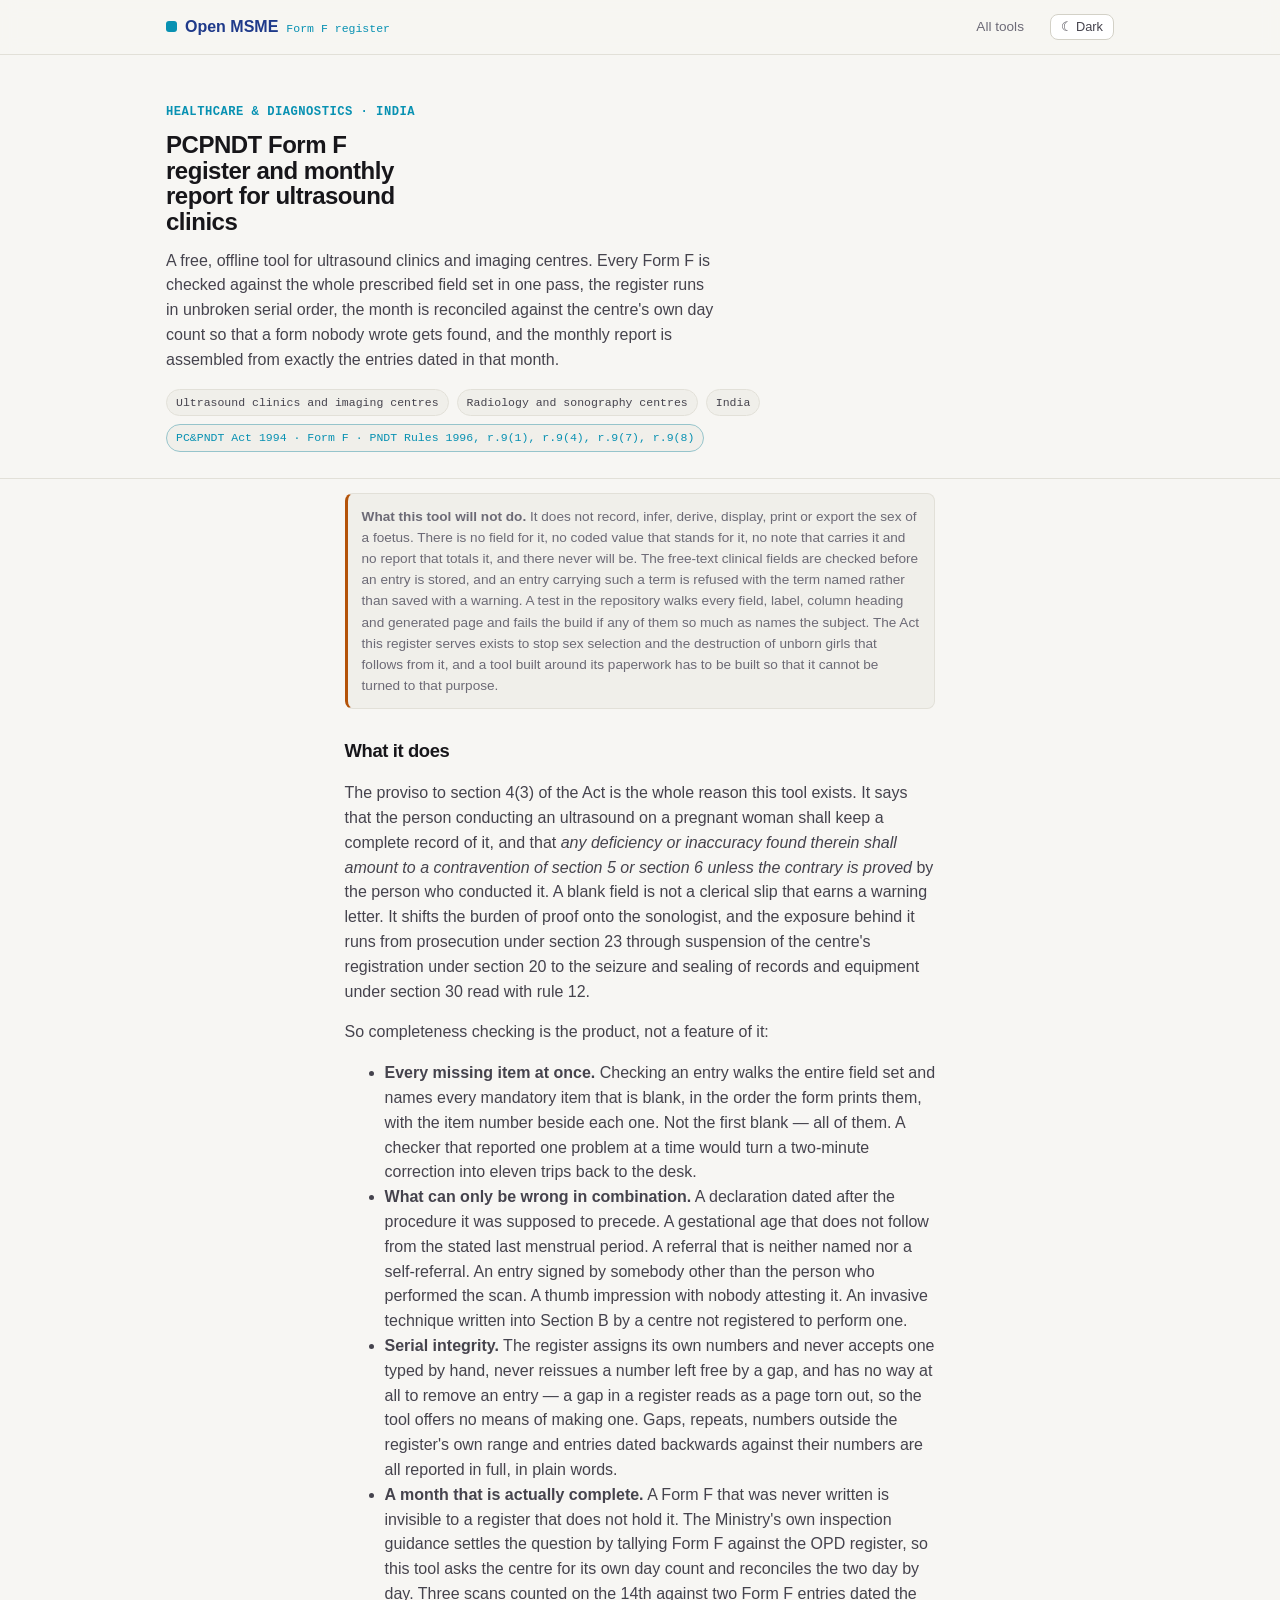
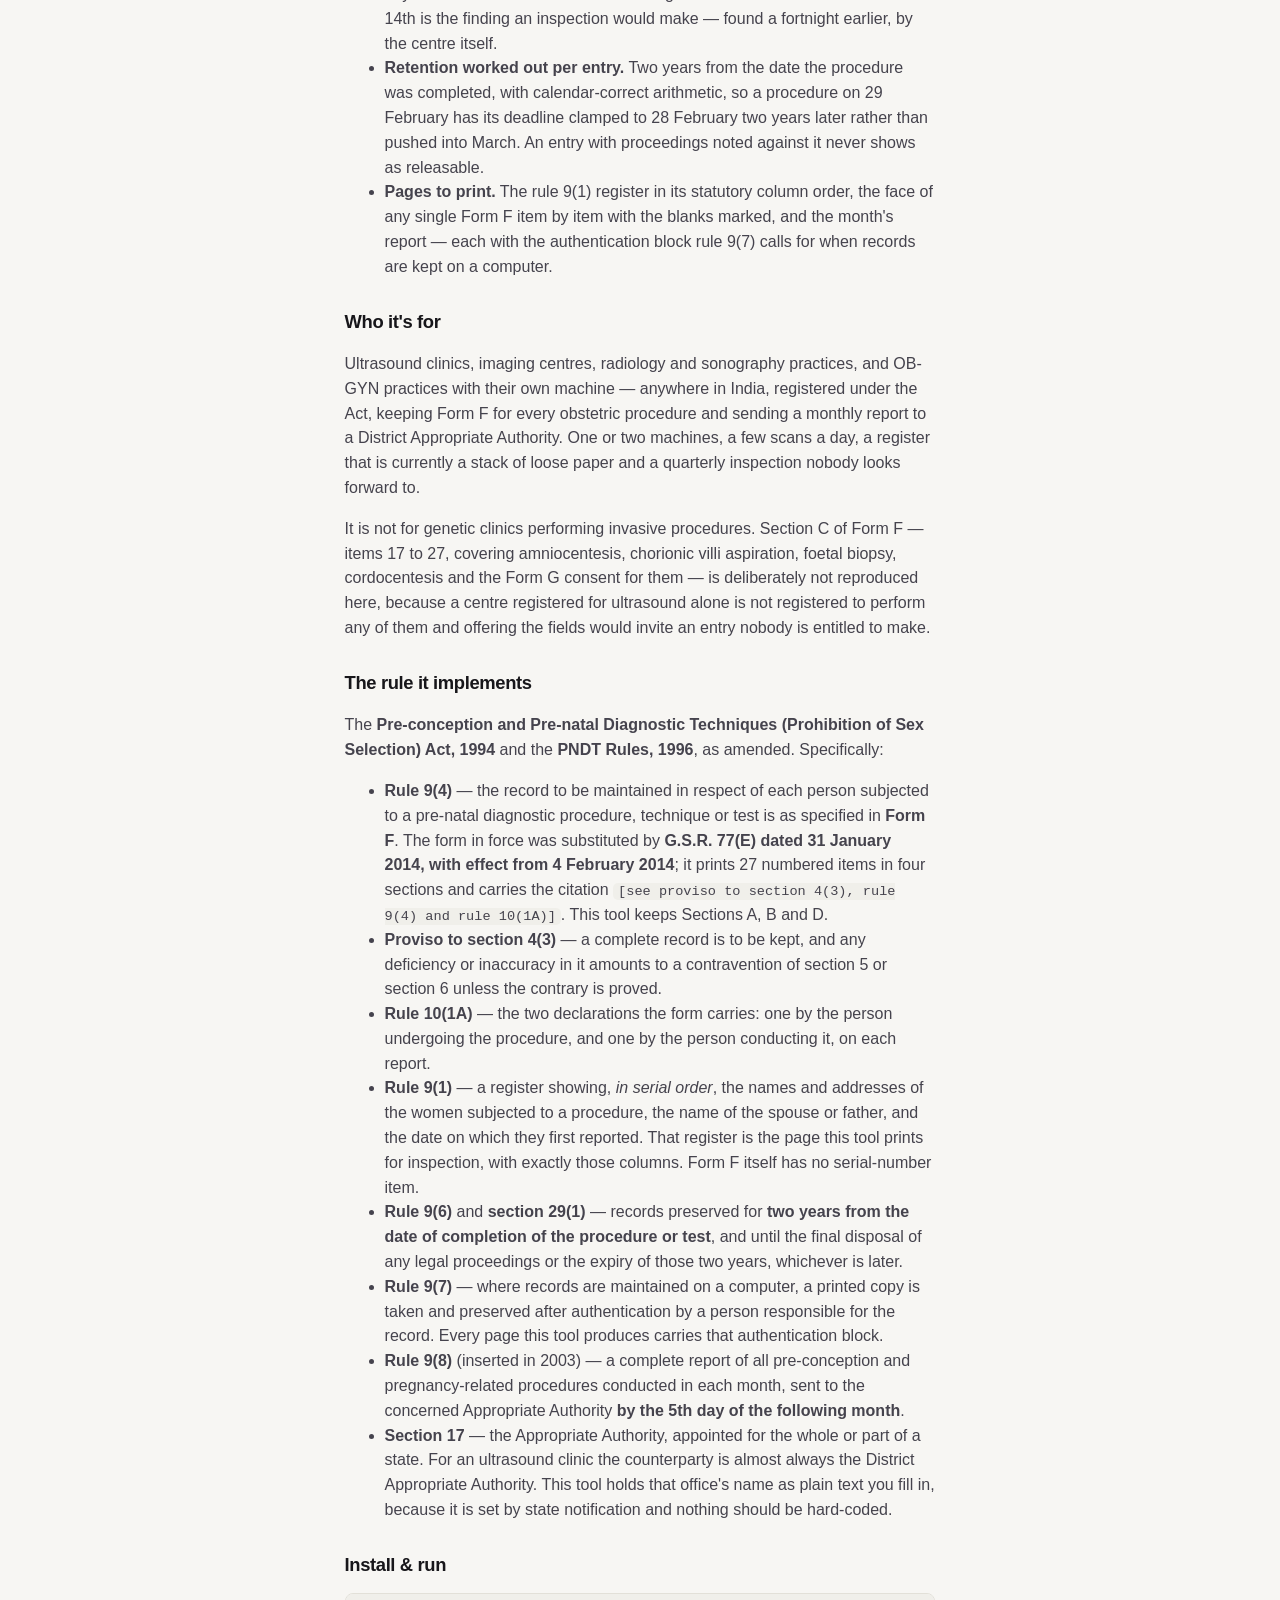
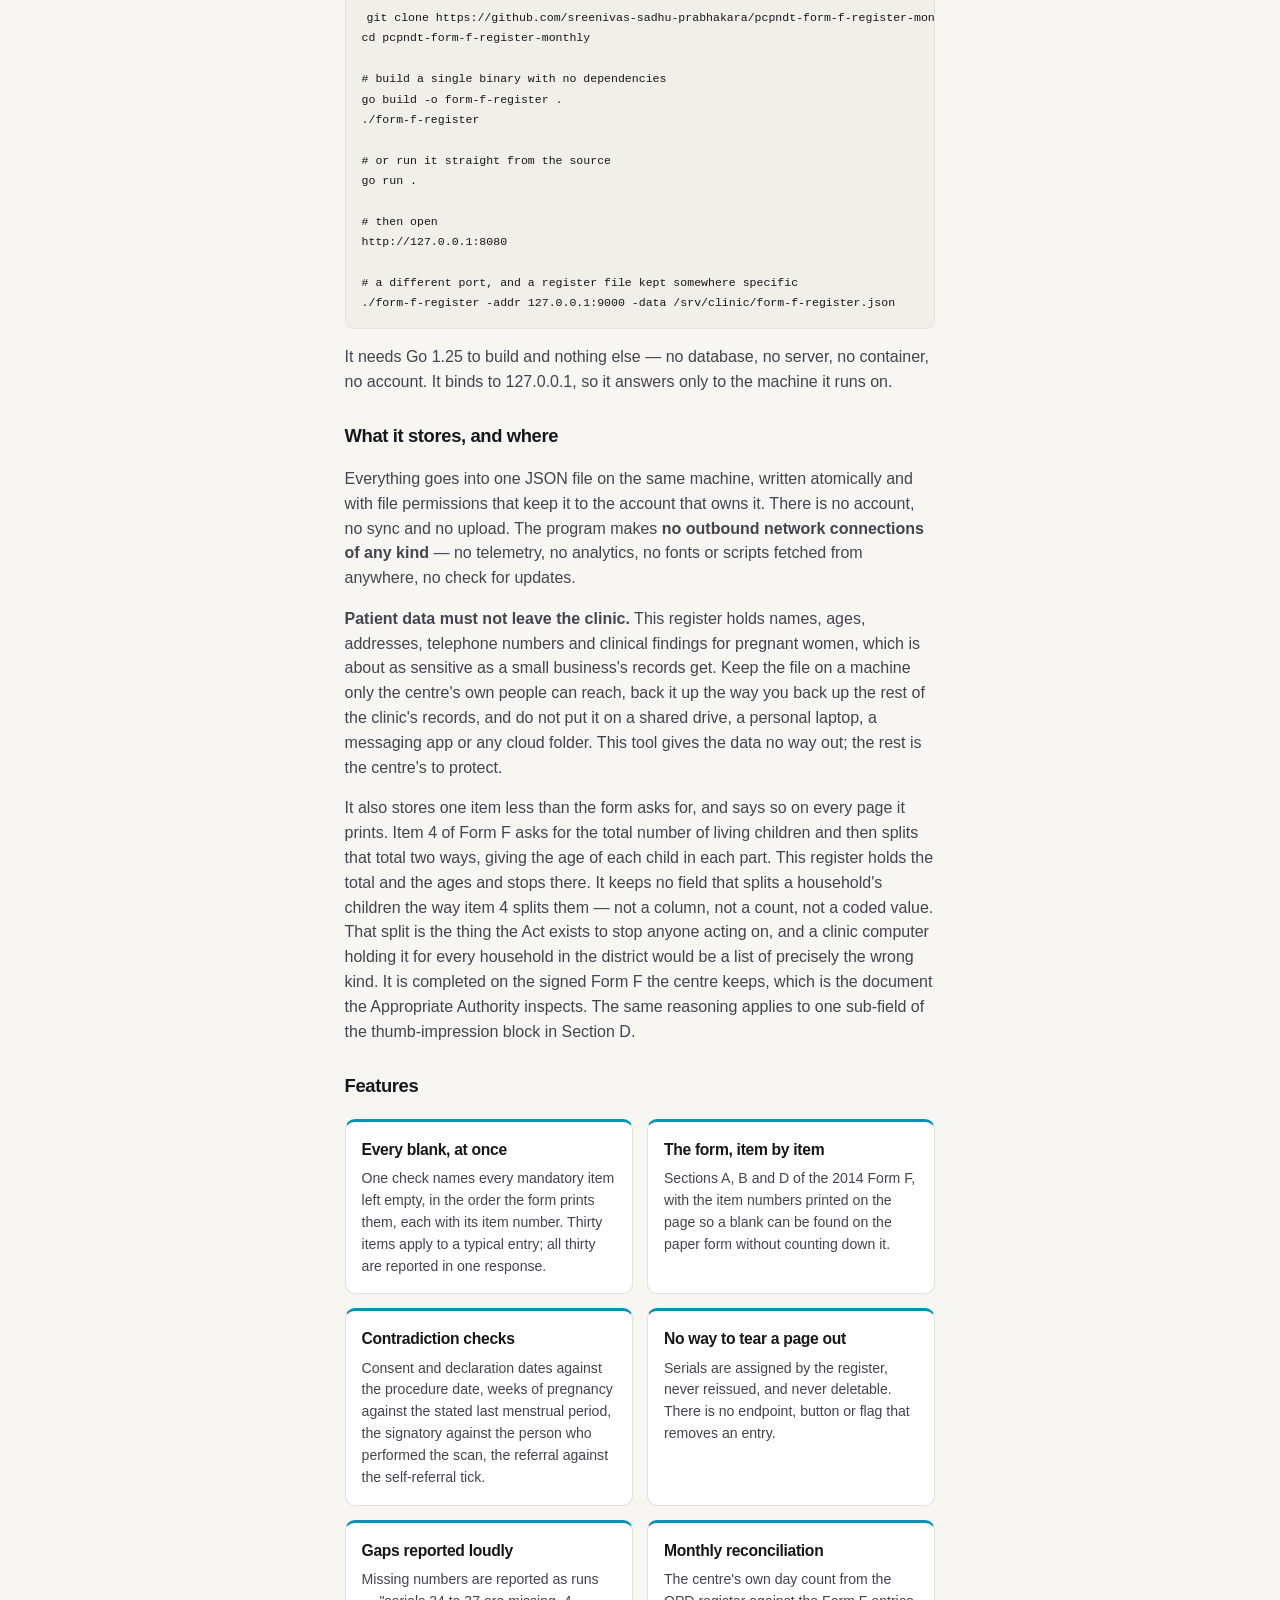
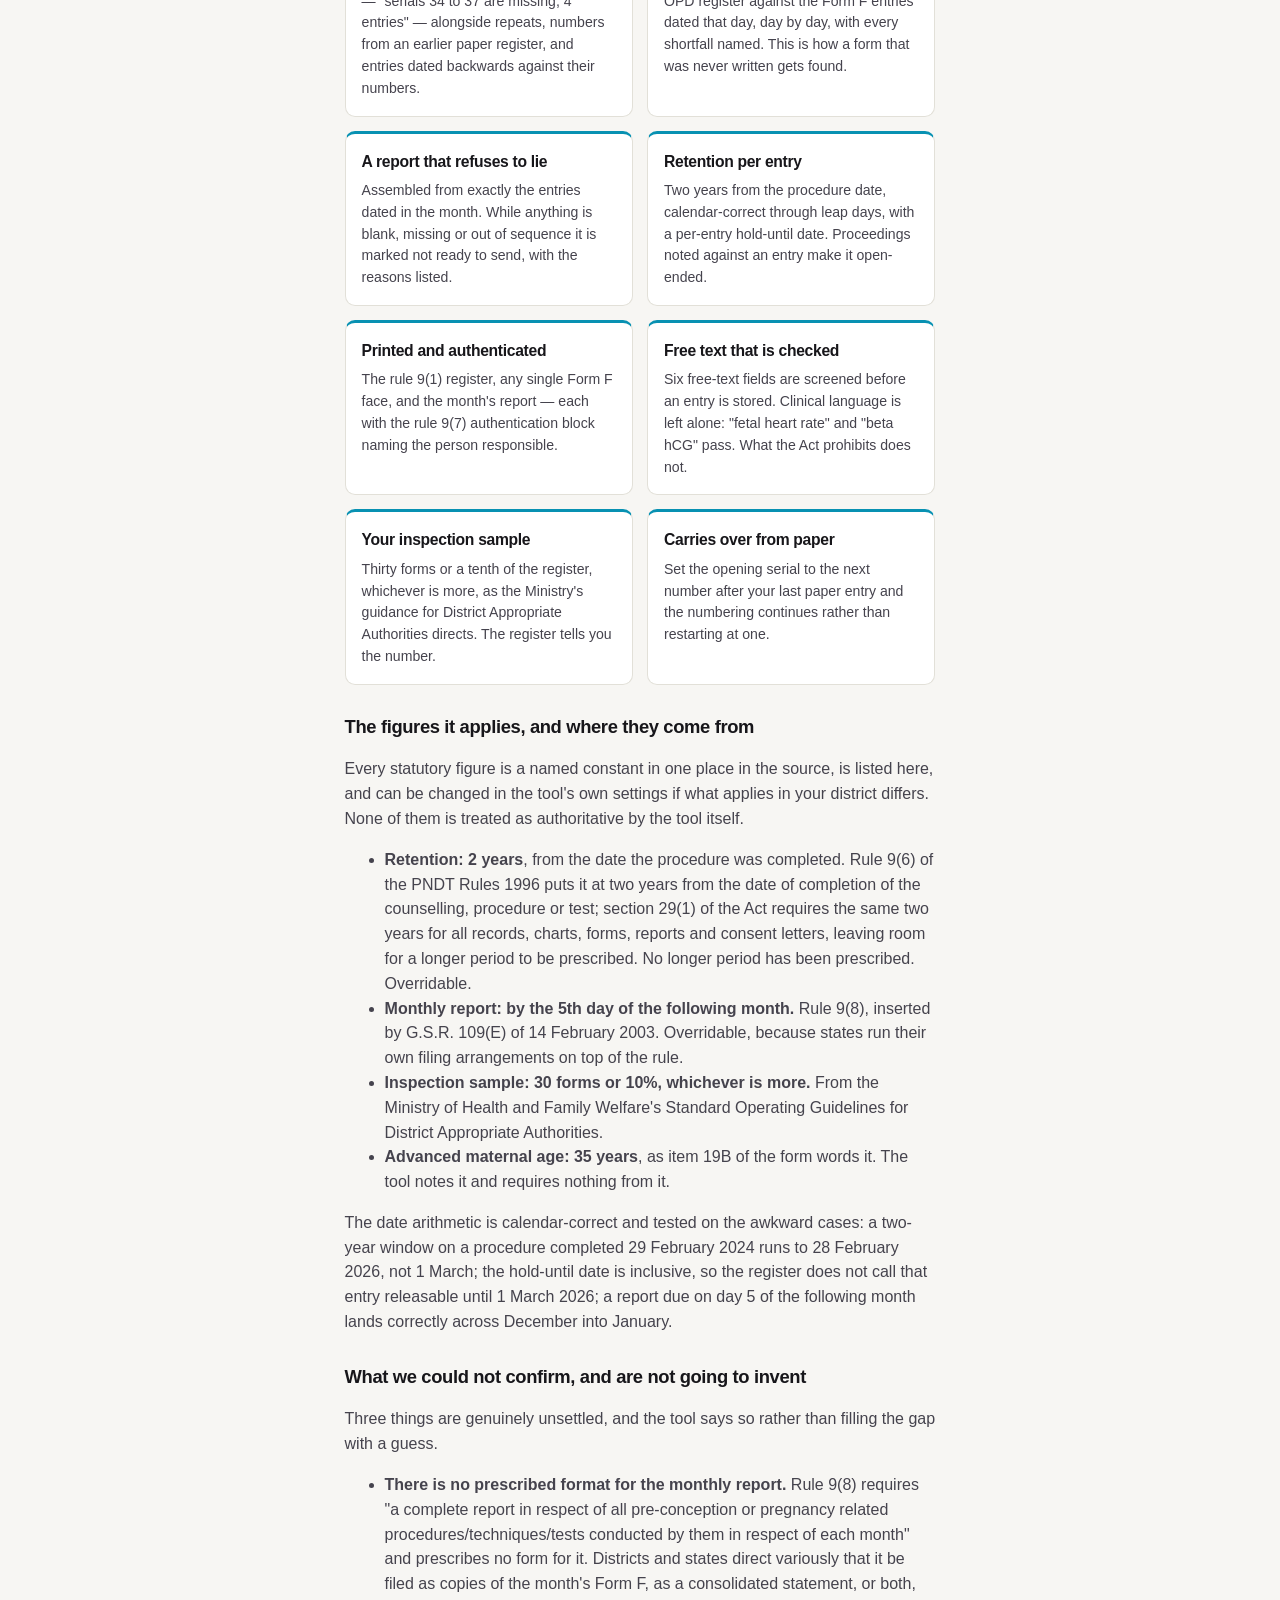
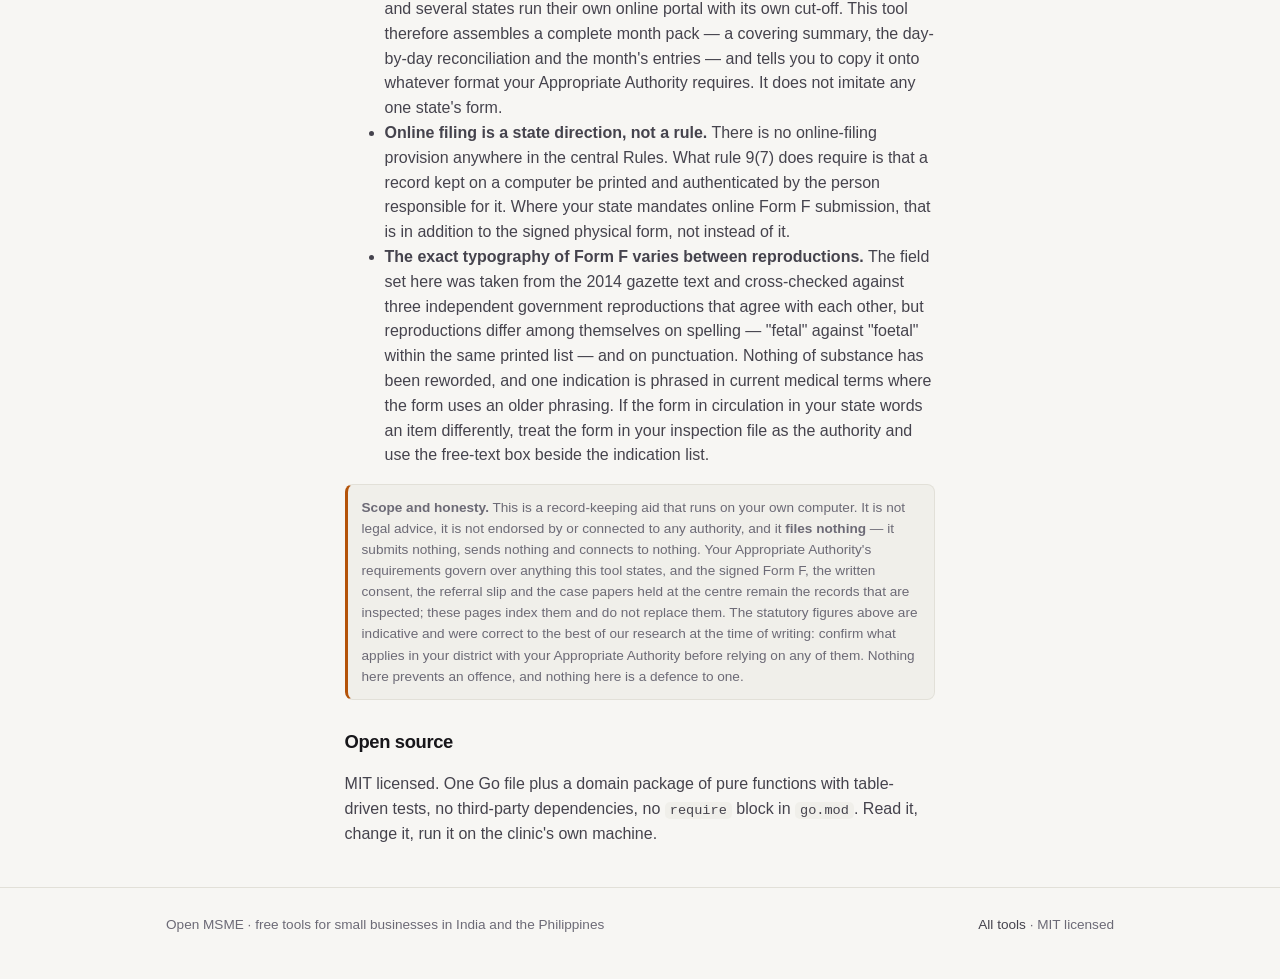
<file: docs/index.html>
<!doctype html>
<html lang="en">
<head>
  <meta charset="utf-8">
  <meta name="viewport" content="width=device-width, initial-scale=1">
  <meta http-equiv="Content-Security-Policy" content="default-src 'self'; base-uri 'self'; img-src 'self' data:; style-src 'self'; script-src 'self'; font-src 'self'; form-action 'self'">
  <title>PCPNDT Form F register and monthly report for ultrasound clinics · Open MSME</title>
  <meta name="description" content="A free, offline single-binary tool for ultrasound clinics and imaging centres: every Form F checked against the whole prescribed field set at once, a rule 9(1) register in unbroken serial order, the month reconciled against the centre's own day count, and the rule 9(8) monthly report assembled from exactly the month's entries. It records nothing about the sex of a foetus.">
  <meta name="color-scheme" content="light dark">
  <meta property="og:title" content="PCPNDT Form F register and monthly report for ultrasound clinics · Open MSME">
  <meta property="og:description" content="Form F completeness checking that names every missing item at once, unbroken serial numbering, a monthly reconciliation against the OPD count, and a printable register for inspection. Runs on the clinic's own machine; nothing leaves it.">
  <meta property="og:type" content="website">
  <link rel="icon" href="assets/favicon.svg" type="image/svg+xml">
  <link rel="stylesheet" href="assets/style.css">
  <link rel="stylesheet" href="assets/accent.css">
  <script src="assets/theme-init.js"></script>
</head>
<body>
  <header class="topbar">
    <div class="wrap">
      <a class="brand" href="https://sreenivas-sadhu-prabhakara.github.io/openmsme/">
        <span class="dot"></span><b>Open MSME</b><span class="tag">Form F register</span>
      </a>
      <span class="sp"></span>
      <a class="home" href="https://sreenivas-sadhu-prabhakara.github.io/openmsme/">All tools</a>
      <button class="themer" data-themer type="button">Theme</button>
    </div>
  </header>

  <main>
    <section class="hero">
      <div class="wrap">
        <div class="eyebrow">Healthcare &amp; diagnostics · India</div>
        <h1>PCPNDT Form F register and monthly report for ultrasound clinics</h1>
        <p class="lede">A free, offline tool for ultrasound clinics and imaging centres. Every Form F is checked against the whole prescribed field set in one pass, the register runs in unbroken serial order, the month is reconciled against the centre's own day count so that a form nobody wrote gets found, and the monthly report is assembled from exactly the entries dated in that month.</p>
        <div class="who">
          <span class="pill">Ultrasound clinics and imaging centres</span>
          <span class="pill">Radiology and sonography centres</span>
          <span class="pill">India</span>
          <span class="pill reg">PC&amp;PNDT Act 1994 · Form F · PNDT Rules 1996, r.9(1), r.9(4), r.9(7), r.9(8)</span>
        </div>
      </div>
    </section>

    <div class="wrap prose">

      <div class="note">
        <b>What this tool will not do.</b> It does not record, infer, derive, display, print or export the sex of a foetus. There is no field for it, no coded value that stands for it, no note that carries it and no report that totals it, and there never will be. The free-text clinical fields are checked before an entry is stored, and an entry carrying such a term is refused with the term named rather than saved with a warning. A test in the repository walks every field, label, column heading and generated page and fails the build if any of them so much as names the subject. The Act this register serves exists to stop sex selection and the destruction of unborn girls that follows from it, and a tool built around its paperwork has to be built so that it cannot be turned to that purpose.
      </div>

      <h2>What it does</h2>
      <p>The proviso to section 4(3) of the Act is the whole reason this tool exists. It says that the person conducting an ultrasound on a pregnant woman shall keep a complete record of it, and that <em>any deficiency or inaccuracy found therein shall amount to a contravention of section 5 or section 6 unless the contrary is proved</em> by the person who conducted it. A blank field is not a clerical slip that earns a warning letter. It shifts the burden of proof onto the sonologist, and the exposure behind it runs from prosecution under section 23 through suspension of the centre's registration under section 20 to the seizure and sealing of records and equipment under section 30 read with rule 12.</p>
      <p>So completeness checking is the product, not a feature of it:</p>
      <ul>
        <li><b>Every missing item at once.</b> Checking an entry walks the entire field set and names every mandatory item that is blank, in the order the form prints them, with the item number beside each one. Not the first blank — all of them. A checker that reported one problem at a time would turn a two-minute correction into eleven trips back to the desk.</li>
        <li><b>What can only be wrong in combination.</b> A declaration dated after the procedure it was supposed to precede. A gestational age that does not follow from the stated last menstrual period. A referral that is neither named nor a self-referral. An entry signed by somebody other than the person who performed the scan. A thumb impression with nobody attesting it. An invasive technique written into Section B by a centre not registered to perform one.</li>
        <li><b>Serial integrity.</b> The register assigns its own numbers and never accepts one typed by hand, never reissues a number left free by a gap, and has no way at all to remove an entry — a gap in a register reads as a page torn out, so the tool offers no means of making one. Gaps, repeats, numbers outside the register's own range and entries dated backwards against their numbers are all reported in full, in plain words.</li>
        <li><b>A month that is actually complete.</b> A Form F that was never written is invisible to a register that does not hold it. The Ministry's own inspection guidance settles the question by tallying Form F against the OPD register, so this tool asks the centre for its own day count and reconciles the two day by day. Three scans counted on the 14th against two Form F entries dated the 14th is the finding an inspection would make — found a fortnight earlier, by the centre itself.</li>
        <li><b>Retention worked out per entry.</b> Two years from the date the procedure was completed, with calendar-correct arithmetic, so a procedure on 29 February has its deadline clamped to 28 February two years later rather than pushed into March. An entry with proceedings noted against it never shows as releasable.</li>
        <li><b>Pages to print.</b> The rule 9(1) register in its statutory column order, the face of any single Form F item by item with the blanks marked, and the month's report — each with the authentication block rule 9(7) calls for when records are kept on a computer.</li>
      </ul>

      <h2>Who it's for</h2>
      <p>Ultrasound clinics, imaging centres, radiology and sonography practices, and OB-GYN practices with their own machine — anywhere in India, registered under the Act, keeping Form F for every obstetric procedure and sending a monthly report to a District Appropriate Authority. One or two machines, a few scans a day, a register that is currently a stack of loose paper and a quarterly inspection nobody looks forward to.</p>
      <p>It is not for genetic clinics performing invasive procedures. Section C of Form F — items 17 to 27, covering amniocentesis, chorionic villi aspiration, foetal biopsy, cordocentesis and the Form G consent for them — is deliberately not reproduced here, because a centre registered for ultrasound alone is not registered to perform any of them and offering the fields would invite an entry nobody is entitled to make.</p>

      <h2>The rule it implements</h2>
      <p>The <b>Pre-conception and Pre-natal Diagnostic Techniques (Prohibition of Sex Selection) Act, 1994</b> and the <b>PNDT Rules, 1996</b>, as amended. Specifically:</p>
      <ul>
        <li><b>Rule 9(4)</b> — the record to be maintained in respect of each person subjected to a pre-natal diagnostic procedure, technique or test is as specified in <b>Form F</b>. The form in force was substituted by <b>G.S.R. 77(E) dated 31 January 2014, with effect from 4 February 2014</b>; it prints 27 numbered items in four sections and carries the citation <code>[see proviso to section 4(3), rule 9(4) and rule 10(1A)]</code>. This tool keeps Sections A, B and D.</li>
        <li><b>Proviso to section 4(3)</b> — a complete record is to be kept, and any deficiency or inaccuracy in it amounts to a contravention of section 5 or section 6 unless the contrary is proved.</li>
        <li><b>Rule 10(1A)</b> — the two declarations the form carries: one by the person undergoing the procedure, and one by the person conducting it, on each report.</li>
        <li><b>Rule 9(1)</b> — a register showing, <em>in serial order</em>, the names and addresses of the women subjected to a procedure, the name of the spouse or father, and the date on which they first reported. That register is the page this tool prints for inspection, with exactly those columns. Form F itself has no serial-number item.</li>
        <li><b>Rule 9(6)</b> and <b>section 29(1)</b> — records preserved for <b>two years from the date of completion of the procedure or test</b>, and until the final disposal of any legal proceedings or the expiry of those two years, whichever is later.</li>
        <li><b>Rule 9(7)</b> — where records are maintained on a computer, a printed copy is taken and preserved after authentication by a person responsible for the record. Every page this tool produces carries that authentication block.</li>
        <li><b>Rule 9(8)</b> (inserted in 2003) — a complete report of all pre-conception and pregnancy-related procedures conducted in each month, sent to the concerned Appropriate Authority <b>by the 5th day of the following month</b>.</li>
        <li><b>Section 17</b> — the Appropriate Authority, appointed for the whole or part of a state. For an ultrasound clinic the counterparty is almost always the District Appropriate Authority. This tool holds that office's name as plain text you fill in, because it is set by state notification and nothing should be hard-coded.</li>
      </ul>

      <h2>Install &amp; run</h2>
      <pre><code>git clone https://github.com/sreenivas-sadhu-prabhakara/pcpndt-form-f-register-monthly.git
cd pcpndt-form-f-register-monthly

# build a single binary with no dependencies
go build -o form-f-register .
./form-f-register

# or run it straight from the source
go run .

# then open
http://127.0.0.1:8080

# a different port, and a register file kept somewhere specific
./form-f-register -addr 127.0.0.1:9000 -data /srv/clinic/form-f-register.json</code></pre>
      <p>It needs Go 1.25 to build and nothing else — no database, no server, no container, no account. It binds to 127.0.0.1, so it answers only to the machine it runs on.</p>

      <h2>What it stores, and where</h2>
      <p>Everything goes into one JSON file on the same machine, written atomically and with file permissions that keep it to the account that owns it. There is no account, no sync and no upload. The program makes <b>no outbound network connections of any kind</b> — no telemetry, no analytics, no fonts or scripts fetched from anywhere, no check for updates.</p>
      <p><b>Patient data must not leave the clinic.</b> This register holds names, ages, addresses, telephone numbers and clinical findings for pregnant women, which is about as sensitive as a small business's records get. Keep the file on a machine only the centre's own people can reach, back it up the way you back up the rest of the clinic's records, and do not put it on a shared drive, a personal laptop, a messaging app or any cloud folder. This tool gives the data no way out; the rest is the centre's to protect.</p>
      <p>It also stores one item less than the form asks for, and says so on every page it prints. Item 4 of Form F asks for the total number of living children and then splits that total two ways, giving the age of each child in each part. This register holds the total and the ages and stops there. It keeps no field that splits a household's children the way item 4 splits them — not a column, not a count, not a coded value. That split is the thing the Act exists to stop anyone acting on, and a clinic computer holding it for every household in the district would be a list of precisely the wrong kind. It is completed on the signed Form F the centre keeps, which is the document the Appropriate Authority inspects. The same reasoning applies to one sub-field of the thumb-impression block in Section D.</p>

      <h2>Features</h2>
      <div class="featgrid">
        <div class="feat"><h3>Every blank, at once</h3><p>One check names every mandatory item left empty, in the order the form prints them, each with its item number. Thirty items apply to a typical entry; all thirty are reported in one response.</p></div>
        <div class="feat"><h3>The form, item by item</h3><p>Sections A, B and D of the 2014 Form F, with the item numbers printed on the page so a blank can be found on the paper form without counting down it.</p></div>
        <div class="feat"><h3>Contradiction checks</h3><p>Consent and declaration dates against the procedure date, weeks of pregnancy against the stated last menstrual period, the signatory against the person who performed the scan, the referral against the self-referral tick.</p></div>
        <div class="feat"><h3>No way to tear a page out</h3><p>Serials are assigned by the register, never reissued, and never deletable. There is no endpoint, button or flag that removes an entry.</p></div>
        <div class="feat"><h3>Gaps reported loudly</h3><p>Missing numbers are reported as runs — "serials 34 to 37 are missing, 4 entries" — alongside repeats, numbers from an earlier paper register, and entries dated backwards against their numbers.</p></div>
        <div class="feat"><h3>Monthly reconciliation</h3><p>The centre's own day count from the OPD register against the Form F entries dated that day, day by day, with every shortfall named. This is how a form that was never written gets found.</p></div>
        <div class="feat"><h3>A report that refuses to lie</h3><p>Assembled from exactly the entries dated in the month. While anything is blank, missing or out of sequence it is marked not ready to send, with the reasons listed.</p></div>
        <div class="feat"><h3>Retention per entry</h3><p>Two years from the procedure date, calendar-correct through leap days, with a per-entry hold-until date. Proceedings noted against an entry make it open-ended.</p></div>
        <div class="feat"><h3>Printed and authenticated</h3><p>The rule 9(1) register, any single Form F face, and the month's report — each with the rule 9(7) authentication block naming the person responsible.</p></div>
        <div class="feat"><h3>Free text that is checked</h3><p>Six free-text fields are screened before an entry is stored. Clinical language is left alone: "fetal heart rate" and "beta hCG" pass. What the Act prohibits does not.</p></div>
        <div class="feat"><h3>Your inspection sample</h3><p>Thirty forms or a tenth of the register, whichever is more, as the Ministry's guidance for District Appropriate Authorities directs. The register tells you the number.</p></div>
        <div class="feat"><h3>Carries over from paper</h3><p>Set the opening serial to the next number after your last paper entry and the numbering continues rather than restarting at one.</p></div>
      </div>

      <h2>The figures it applies, and where they come from</h2>
      <p>Every statutory figure is a named constant in one place in the source, is listed here, and can be changed in the tool's own settings if what applies in your district differs. None of them is treated as authoritative by the tool itself.</p>
      <ul>
        <li><b>Retention: 2 years</b>, from the date the procedure was completed. Rule 9(6) of the PNDT Rules 1996 puts it at two years from the date of completion of the counselling, procedure or test; section 29(1) of the Act requires the same two years for all records, charts, forms, reports and consent letters, leaving room for a longer period to be prescribed. No longer period has been prescribed. Overridable.</li>
        <li><b>Monthly report: by the 5th day of the following month.</b> Rule 9(8), inserted by G.S.R. 109(E) of 14 February 2003. Overridable, because states run their own filing arrangements on top of the rule.</li>
        <li><b>Inspection sample: 30 forms or 10%, whichever is more.</b> From the Ministry of Health and Family Welfare's Standard Operating Guidelines for District Appropriate Authorities.</li>
        <li><b>Advanced maternal age: 35 years</b>, as item 19B of the form words it. The tool notes it and requires nothing from it.</li>
      </ul>
      <p>The date arithmetic is calendar-correct and tested on the awkward cases: a two-year window on a procedure completed 29 February 2024 runs to 28 February 2026, not 1 March; the hold-until date is inclusive, so the register does not call that entry releasable until 1 March 2026; a report due on day 5 of the following month lands correctly across December into January.</p>

      <h2>What we could not confirm, and are not going to invent</h2>
      <p>Three things are genuinely unsettled, and the tool says so rather than filling the gap with a guess.</p>
      <ul>
        <li><b>There is no prescribed format for the monthly report.</b> Rule 9(8) requires "a complete report in respect of all pre-conception or pregnancy related procedures/techniques/tests conducted by them in respect of each month" and prescribes no form for it. Districts and states direct variously that it be filed as copies of the month's Form F, as a consolidated statement, or both, and several states run their own online portal with its own cut-off. This tool therefore assembles a complete month pack — a covering summary, the day-by-day reconciliation and the month's entries — and tells you to copy it onto whatever format your Appropriate Authority requires. It does not imitate any one state's form.</li>
        <li><b>Online filing is a state direction, not a rule.</b> There is no online-filing provision anywhere in the central Rules. What rule 9(7) does require is that a record kept on a computer be printed and authenticated by the person responsible for it. Where your state mandates online Form F submission, that is in addition to the signed physical form, not instead of it.</li>
        <li><b>The exact typography of Form F varies between reproductions.</b> The field set here was taken from the 2014 gazette text and cross-checked against three independent government reproductions that agree with each other, but reproductions differ among themselves on spelling — "fetal" against "foetal" within the same printed list — and on punctuation. Nothing of substance has been reworded, and one indication is phrased in current medical terms where the form uses an older phrasing. If the form in circulation in your state words an item differently, treat the form in your inspection file as the authority and use the free-text box beside the indication list.</li>
      </ul>

      <div class="note">
        <b>Scope and honesty.</b> This is a record-keeping aid that runs on your own computer. It is not legal advice, it is not endorsed by or connected to any authority, and it <b>files nothing</b> — it submits nothing, sends nothing and connects to nothing. Your Appropriate Authority's requirements govern over anything this tool states, and the signed Form F, the written consent, the referral slip and the case papers held at the centre remain the records that are inspected; these pages index them and do not replace them. The statutory figures above are indicative and were correct to the best of our research at the time of writing: confirm what applies in your district with your Appropriate Authority before relying on any of them. Nothing here prevents an offence, and nothing here is a defence to one.
      </div>

      <h2>Open source</h2>
      <p>MIT licensed. One Go file plus a domain package of pure functions with table-driven tests, no third-party dependencies, no <code>require</code> block in <code>go.mod</code>. Read it, change it, run it on the clinic's own machine.</p>
    </div>
  </main>

  <footer class="foot">
    <div class="wrap">
      <span>Open MSME · free tools for small businesses in India and the Philippines</span>
      <span><a href="https://sreenivas-sadhu-prabhakara.github.io/openmsme/">All tools</a> · MIT licensed</span>
    </div>
  </footer>

  <script src="assets/ui.js"></script>
</body>
</html>
</file>
<file: docs/assets/style.css>
/* Open MSME tool kit — shared design system for single-tool apps. No deps. Light + dark. */

:root {
  color-scheme: light dark;
  --bg:#f7f6f3; --surface:#fff; --surface-2:#f0efea; --ink:#17161a; --ink-2:#45434d; --ink-3:#6c6a76;
  --line:#e2e0d8; --line-2:#d3d1c7; --accent:#1f3a8a; --accent-ink:#fff; --ok:#15803d; --warn:#b45309; --bad:#b91c1c;
  --mono: ui-monospace,"SF Mono","SFMono-Regular",Menlo,Consolas,monospace;
  --sans: -apple-system,BlinkMacSystemFont,"Segoe UI",Roboto,Helvetica,Arial,system-ui,sans-serif;
  --maxw:980px; --radius:10px; --shadow:0 1px 2px rgba(20,18,26,.05),0 6px 20px rgba(20,18,26,.05);
  --tool:#1f3a8a; /* per-tool accent, override in page */
}
@media (prefers-color-scheme: dark){ :root:not([data-theme="light"]){
  --bg:#121116; --surface:#1a191f; --surface-2:#222027; --ink:#f3f1ef; --ink-2:#c3c0cb; --ink-3:#918e9c;
  --line:#2c2a33; --line-2:#39363f; --accent:#93b0ff; --accent-ink:#10131f; --ok:#57c98a; --warn:#f0a35a; --bad:#f28b82;
  --shadow:0 1px 2px rgba(0,0,0,.3),0 8px 28px rgba(0,0,0,.35);
}}
:root[data-theme="dark"]{
  --bg:#121116; --surface:#1a191f; --surface-2:#222027; --ink:#f3f1ef; --ink-2:#c3c0cb; --ink-3:#918e9c;
  --line:#2c2a33; --line-2:#39363f; --accent:#93b0ff; --accent-ink:#10131f; --ok:#57c98a; --warn:#f0a35a; --bad:#f28b82;
  --shadow:0 1px 2px rgba(0,0,0,.3),0 8px 28px rgba(0,0,0,.35);
}

* { box-sizing:border-box; }
html { -webkit-text-size-adjust:100%; }
body { margin:0; background:var(--bg); color:var(--ink); font-family:var(--sans); font-size:16px; line-height:1.55; -webkit-font-smoothing:antialiased; }
.wrap { max-width:var(--maxw); margin:0 auto; padding:0 16px; }
a { color:var(--accent); text-decoration:none; }
a:hover { text-decoration:underline; text-underline-offset:3px; }
h1,h2,h3 { letter-spacing:-.02em; }

/* top bar */
.topbar { position:sticky; top:0; z-index:20; background:color-mix(in srgb,var(--bg) 86%,transparent); backdrop-filter:saturate(140%) blur(8px); border-bottom:1px solid var(--line); }
.topbar .wrap { display:flex; align-items:center; gap:14px; height:54px; }
.brand { display:flex; align-items:baseline; gap:8px; font-weight:700; }
.brand .dot { width:11px; height:11px; border-radius:3px; background:var(--tool); display:inline-block; }
.brand .tag { font-family:var(--mono); font-size:.72rem; color:var(--ink-3); font-weight:500; }
.topbar .sp { margin-left:auto; }
.topbar a.home { font-size:.85rem; color:var(--ink-3); }
.topbar a.home:hover { color:var(--ink); }
.themer { font:inherit; font-size:.8rem; cursor:pointer; border:1px solid var(--line-2); background:var(--surface); color:var(--ink-2); border-radius:8px; padding:6px 10px; line-height:1; margin-left:12px; }
.themer:hover { color:var(--ink); border-color:var(--ink-3); }

/* hero / explainer */
.hero { padding:48px 0 26px; border-bottom:1px solid var(--line); }
.hero .eyebrow { font-family:var(--mono); font-size:.76rem; font-weight:600; letter-spacing:.04em; color:var(--tool); text-transform:uppercase; }
.hero h1 { margin:10px 0 14px; font-size:clamp(1.8rem,1.2rem+2.6vw,2.7rem); line-height:1.07; font-weight:800; max-width:20ch; }
.hero .lede { margin:0; font-size:clamp(1rem,.95rem+.4vw,1.15rem); color:var(--ink-2); max-width:62ch; }
.hero .who { margin-top:16px; display:flex; gap:8px; flex-wrap:wrap; }
.pill { font-family:var(--mono); font-size:.72rem; padding:4px 9px; border-radius:999px; background:var(--surface-2); color:var(--ink-2); border:1px solid var(--line); }
.pill.reg { color:var(--tool); border-color:color-mix(in srgb,var(--tool) 35%,var(--line)); }

/* layout */
.cols { display:grid; grid-template-columns:1fr; gap:22px; padding:28px 0; }
@media (min-width:860px){ .cols.calc { grid-template-columns:1.1fr .9fr; align-items:start; } }

section.card { background:var(--surface); border:1px solid var(--line); border-radius:var(--radius); padding:20px; }
section.card h2 { margin:0 0 14px; font-size:1.1rem; }
.sticky { position:sticky; top:70px; }

/* form */
.field { margin:0 0 14px; }
.field > label { display:block; font-size:.85rem; font-weight:600; color:var(--ink-2); margin-bottom:5px; }
.field .hint { font-weight:400; color:var(--ink-3); font-size:.78rem; }
.inp { position:relative; display:flex; align-items:center; }
.inp .pre, .inp .suf { position:absolute; font-family:var(--mono); font-size:.82rem; color:var(--ink-3); pointer-events:none; }
.inp .pre { left:12px; } .inp .suf { right:12px; }
input[type=number], input[type=text], select {
  width:100%; font:inherit; font-size:.95rem; padding:11px 13px; border-radius:9px;
  border:1px solid var(--line-2); background:var(--surface); color:var(--ink); appearance:none;
}
.inp.has-pre input { padding-left:28px; } .inp.has-suf input { padding-right:40px; }
input:focus, select:focus { outline:2px solid var(--tool); outline-offset:1px; border-color:var(--tool); }
.row2 { display:grid; grid-template-columns:1fr 1fr; gap:12px; }
.seg { display:flex; gap:6px; flex-wrap:wrap; }
.seg button { font:inherit; font-size:.82rem; cursor:pointer; padding:8px 12px; border-radius:8px; border:1px solid var(--line-2); background:var(--surface); color:var(--ink-2); }
.seg button[aria-pressed=true] { background:var(--tool); color:#fff; border-color:var(--tool); }

/* results */
.result-primary { background:color-mix(in srgb,var(--tool) 8%,var(--surface)); border:1px solid color-mix(in srgb,var(--tool) 30%,var(--line)); border-radius:var(--radius); padding:18px 20px; margin-bottom:16px; }
.result-primary .k { font-size:.8rem; color:var(--ink-3); }
.result-primary .v { font-size:2rem; font-weight:800; letter-spacing:-.02em; font-variant-numeric:tabular-nums; color:var(--tool); }
.result-primary .sub { font-size:.85rem; color:var(--ink-2); margin-top:3px; }
.breakdown { width:100%; border-collapse:collapse; font-size:.9rem; }
.breakdown th, .breakdown td { text-align:left; padding:8px 4px; border-bottom:1px solid var(--line); }
.breakdown td.num, .breakdown th.num { text-align:right; font-family:var(--mono); font-variant-numeric:tabular-nums; }
.breakdown tr.total td { font-weight:700; border-top:2px solid var(--line-2); border-bottom:none; }
.breakdown tr.sub td { color:var(--ink-2); }
.breakdown .neg { color:var(--bad); }

.btnrow { display:flex; gap:10px; flex-wrap:wrap; margin-top:16px; }
.btn { font:inherit; font-size:.9rem; font-weight:600; cursor:pointer; padding:10px 16px; border-radius:9px; border:1px solid transparent; }
.btn.primary { background:var(--tool); color:#fff; }
.btn.ghost { background:var(--surface); border-color:var(--line-2); color:var(--ink); }
.btn:hover { filter:brightness(1.05); }

/* prose / notes */
.prose { max-width:70ch; }
.prose h2 { font-size:1.15rem; margin:28px 0 8px; }
.prose p, .prose li { color:var(--ink-2); }
.prose code { font-family:var(--mono); font-size:.85em; background:var(--surface-2); padding:1px 5px; border-radius:5px; }
.note { font-size:.85rem; color:var(--ink-3); background:var(--surface-2); border:1px solid var(--line); border-left:3px solid var(--warn); border-radius:8px; padding:12px 14px; margin:14px 0; }
.assumptions { font-size:.82rem; color:var(--ink-3); }
.assumptions summary { cursor:pointer; color:var(--ink-2); font-weight:600; }

/* footer */
.foot { border-top:1px solid var(--line); margin-top:40px; padding:26px 0 44px; color:var(--ink-3); font-size:.85rem; }
.foot .wrap { display:flex; gap:14px; flex-wrap:wrap; justify-content:space-between; }
.foot a { color:var(--ink-2); }

@media (prefers-reduced-motion: reduce){ * { transition:none !important; } }
@media print { .topbar,.themer,.btnrow,.foot,.hero .who { display:none; } body { background:#fff; } section.card { border:none; padding:0; } }

/* ---- docs/explainer pages (for binary tools that aren't web apps) ---- */
pre { background:var(--surface-2); border:1px solid var(--line); border-radius:8px; padding:14px 16px; overflow-x:auto; font-family:var(--mono); font-size:.85rem; line-height:1.5; color:var(--ink); }
pre code { background:none; padding:0; font-size:inherit; }
.featgrid { display:grid; grid-template-columns:repeat(auto-fill,minmax(240px,1fr)); gap:14px; margin:18px 0; }
.feat { background:var(--surface); border:1px solid var(--line); border-radius:var(--radius); padding:16px; border-top:3px solid var(--tool); }
.feat h3 { margin:0 0 6px; font-size:.98rem; }
.feat p { margin:0; font-size:.88rem; color:var(--ink-2); }
.steps { counter-reset:s; list-style:none; padding:0; }
.steps li { counter-increment:s; position:relative; padding-left:34px; margin:12px 0; color:var(--ink-2); }
.steps li::before { content:counter(s); position:absolute; left:0; top:1px; width:23px; height:23px; border-radius:6px; background:var(--tool); color:#fff; font-size:.78rem; font-weight:700; display:flex; align-items:center; justify-content:center; font-family:var(--mono); }

/* Grid/flex children default to min-width:auto, so a long unbroken string (a clone
   URL in a <pre>) sizes the track to its min-content and forces page-wide horizontal
   scroll. Let children shrink and keep the scrolling inside the pre where it belongs. */
.cols > *, .featgrid > *, .ideas > * { min-width: 0; }
pre { max-width: 100%; }

/* Small coloured text needs a lighter accent in dark mode: the sector hues are
   mid-tone and fall below AA contrast on a dark surface. Backgrounds/borders keep
   the true accent; only small text uses the lightened derivative. */
:root { --tool-text: var(--tool); }
@media (prefers-color-scheme: dark){ :root:not([data-theme="light"]){ --tool-text: color-mix(in srgb, var(--tool) 50%, white); } }
:root[data-theme="dark"]{ --tool-text: color-mix(in srgb, var(--tool) 50%, white); }
.hero .eyebrow { color: var(--tool-text); }
.pill.reg { color: var(--tool-text); }
.result-primary .v { color: var(--tool-text); }
.wave-card .repo, .brand .tag { color: var(--tool-text); }
</file>
<file: docs/assets/accent.css>
:root{--tool:#0891b2}
</file>
